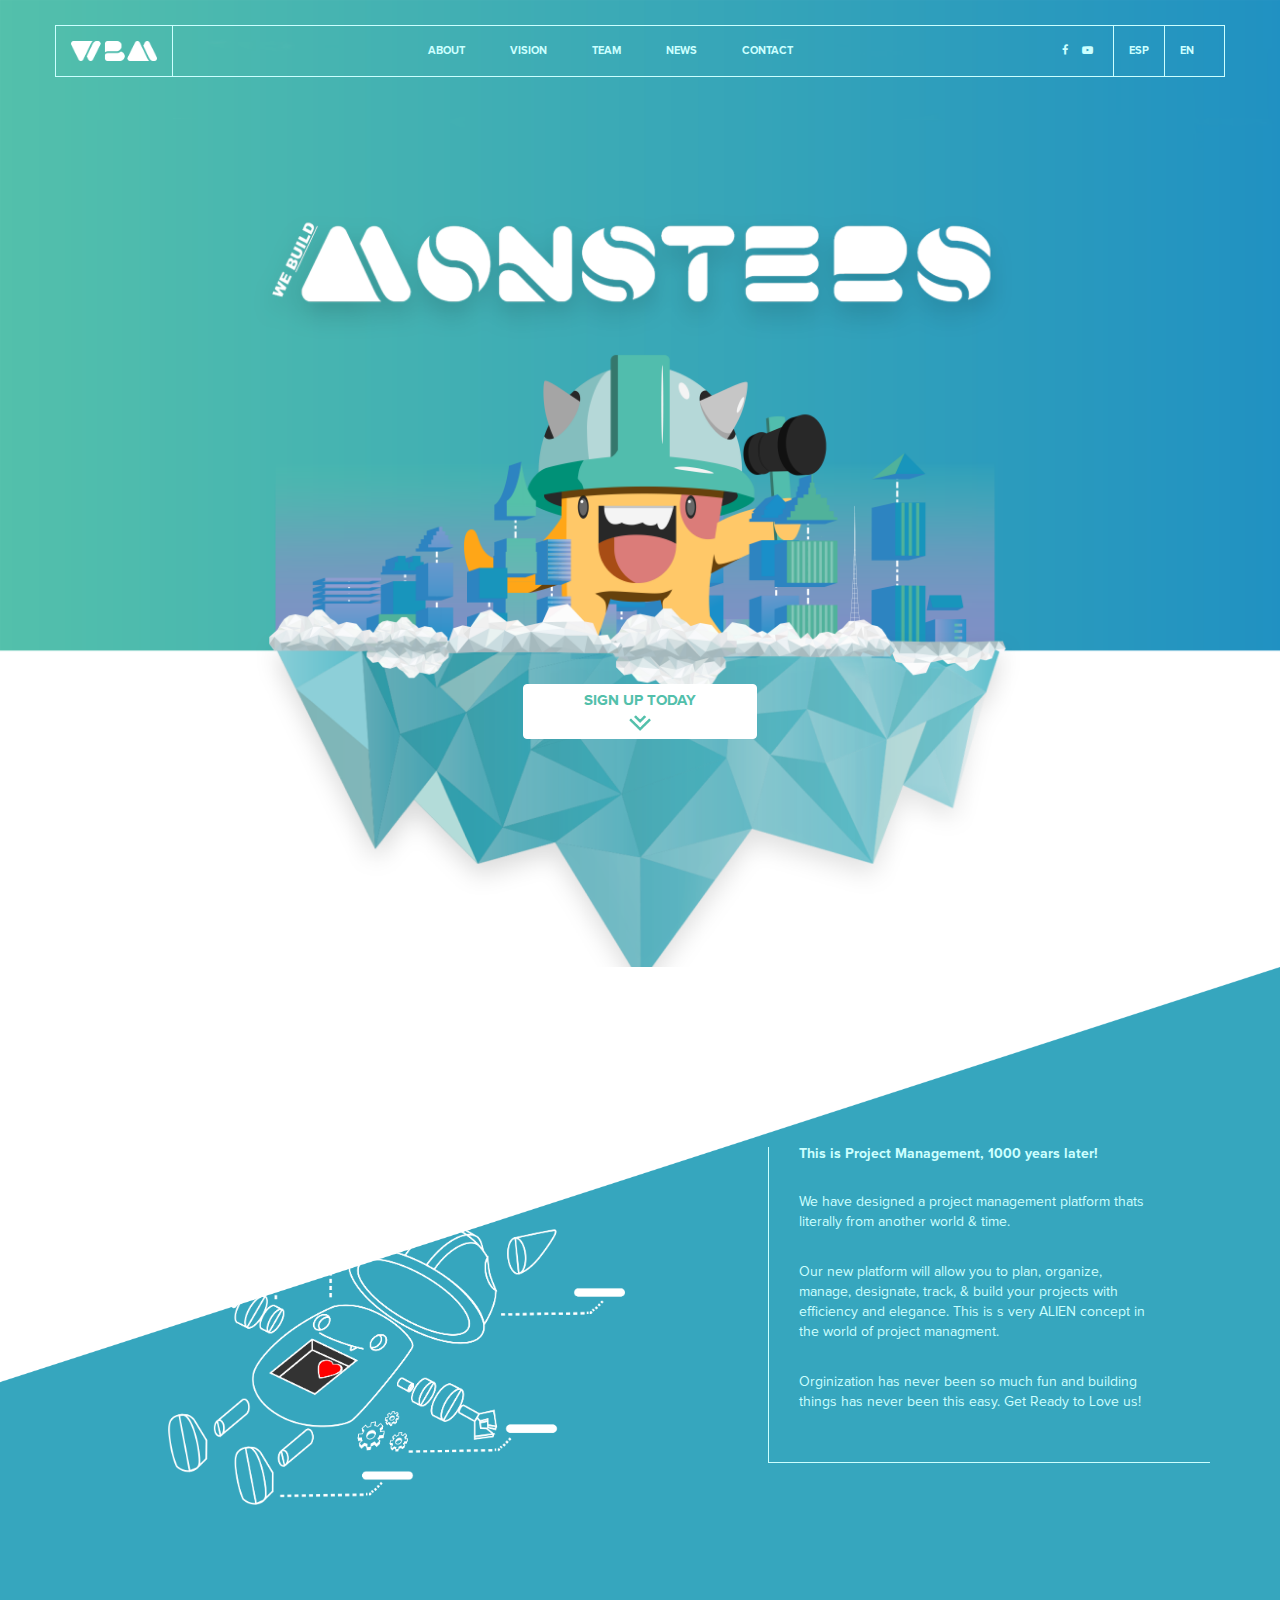
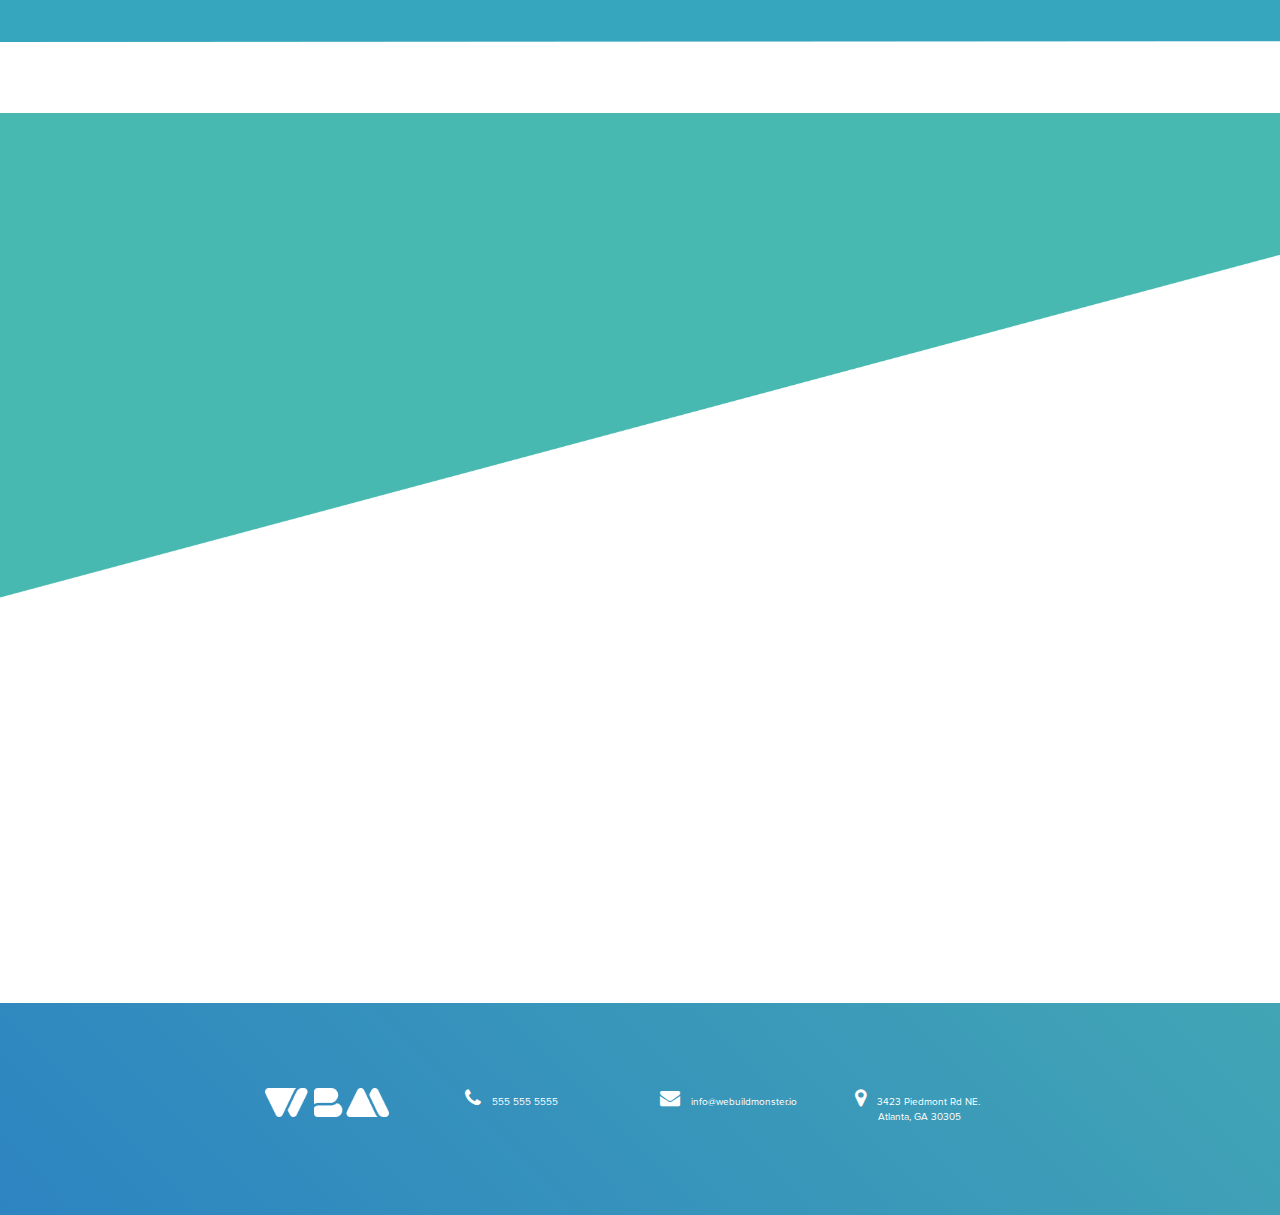
<file: index.html>
<!doctype html>
<html class="no-js" lang="en" dir="ltr">

<head>
  <meta charset="utf-8">
  <meta http-equiv="x-ua-compatible" content="ie=edge">
  <meta name="viewport" content="width=device-width, initial-scale=1.0">
  <title>We Build Monsters Beta Site</title>
  <!-- Latest compiled and minified CSS -->
  <link rel="stylesheet" href="https://maxcdn.bootstrapcdn.com/bootstrap/3.3.7/css/bootstrap.min.css" integrity="sha384-BVYiiSIFeK1dGmJRAkycuHAHRg32OmUcww7on3RYdg4Va+PmSTsz/K68vbdEjh4u" crossorigin="anonymous">
  <link rel="stylesheet" href="css/main.css">
  <link rel="stylesheet" href="css/font-awesome-4.7.0/css/font-awesome.min.css">
</head>

<body>
  <div class="navbar navbar-default">
    <nav class="container">
      <!-- Brand and toggle get grouped for better mobile display -->
      <div class="navbar-header">
        <button type="button" class="navbar-toggle collapsed" data-toggle="collapse" data-target="#bs-example-navbar-collapse-1" aria-expanded="false">
            <span class="sr-only">Toggle navigation</span>
            <span class="icon-bar"></span>
            <span class="icon-bar"></span>
            <span class="icon-bar"></span>
          </button>
        <a class="navbar-brand border-right" href="index.html"><img src="img/logo_navbar.png" height="100%" /></a>
      </div>

      <!-- Collect the nav links, forms, and other content for toggling -->
      <div class="collapse navbar-collapse navbar-center" id="bs-example-navbar-collapse-1">
        <ul class="nav navbar-nav main-links">
          <li><a href="about.html">ABOUT</a></li>
          <li><a href="vision.html">VISION</a></li>
          <li><a href="#">TEAM</a></li>
          <li><a href="news.html">NEWS</a></li>
          <li><a href="contact.html">CONTACT</a></li>
        </ul>
        <ul class="nav navbar-nav navbar-right">
          <li><a href="#"><i class="fa fa-facebook" aria-hidden="true"></i></a></li>
          <li><a href="#"><i class="fa fa-youtube-play" aria-hidden="true"></i></a></li>
          <li class="border-left">
            <a href="#">ESP</a>
          </li>
          <li class="border-left">
            <a href="#">EN</a>
          </li>
        </ul>
      </div>
      <!-- /.navbar-collapse -->
    </nav>
  </div>
  <header>
    <div class="container">
      <div class="button-wrapper">
        <button href="index.html#signup" class="btn btn-primary">SIGN UP TODAY<br /><img src="img/double_arrows.png" width="20%" /></button>
      </div>
    </div>
  </header>
  <section class="section-one">
    <div class="container">
      <div class="row">
        <div class="col-lg-1"></div>
        <div class="col-lg-5 col-sm-6">
          <img class="img-responsive" src="img/monster_broken.png" />
        </div>
        <div class="col-lg-1"></div>
        <div class="col-lg-5 col-sm-6">
          <div class="white-border-box">
            <h5>This is Project Management, 1000 years later!</h5>
            <br />
            <p>
              We have designed a project management platform thats literally from another world & time.
            </p>
            <br />
            <p>
              Our new platform will allow you to plan, organize, manage, designate, track, & build your projects
              <MONSTERS> with efficiency and elegance. This is s very ALIEN concept in the world of project managment.
            </p>
            <br />
            <p>
              Orginization has never been so much fun and building things has never been this easy. Get Ready to Love us!
            </p>
          </div>
        </div>
      </div>
    </div>
  </section>
  <section class="section-two" id="signup">
    <div class="container">
      <div class="row">
        <div class="col-lg-12">

        </div>
      </div>
    </div>
  </section>

  <footer>
    <div class="container">
      <div class="row">
        <div class="col-lg-2"></div>
        <div class="col-lg-2 col-sm-3 col-xs-6">
          <img class="logo-footer" src="img/logo_footer.png" />
        </div>
        <div class="col-lg-2 col-sm-3 col-xs-6 phone-padding">
          <i class="fa fa-phone fa-2x" aria-hidden="true"></i>
          <span>&nbsp;555 555 5555</span>
        </div>
        <div class="col-lg-2 col-sm-3 col-xs-6">
          <i class="fa fa-envelope fa-2x" aria-hidden="true"></i>
          <span>&nbsp;info@webuildmonster.io</span>
        </div>
        <div class="col-lg-2 col-sm-3 col-xs-6">
          <i class="fa fa-map-marker fa-2x" aria-hidden="true"></i>
          <span>&nbsp;3423 Piedmont Rd NE.</span>
          <br />
          <span class="city-padding">&nbsp;Atlanta, GA 30305</span>
        </div>
        <div class="col-lg-2"></div>
      </div>
    </div>
  </footer>
  <script src="js/jquery.js"></script>
  <!-- Latest compiled and minified JavaScript -->
  <script src="https://maxcdn.bootstrapcdn.com/bootstrap/3.3.7/js/bootstrap.min.js" integrity="sha384-Tc5IQib027qvyjSMfHjOMaLkfuWVxZxUPnCJA7l2mCWNIpG9mGCD8wGNIcPD7Txa" crossorigin="anonymous"></script>
  <script src="js/scrollme-master/jquery.scrollme.min.js"></script>

</body>

</html>
</file>
<file: css/main.css>
@font-face {
  font-family: ProximaNova;
  src: url("../fonts/ProximaNovaReg.otf") format("opentype");
}

@font-face {
  font-family: ProximaNova;
  font-weight: bold;
  src: url("../fonts/ProximaNovaBold.otf") format("opentype");
}

body {
  font-family: ProximaNova, sans-serif;
}


/***************************Navigation****************************/

.navbar {
  margin-top: 2.5rem;
  border: #ccffff 0px solid;
  background-color: transparent;
  position: absolute;
  z-index: 2;
  right: 0;
  left: 0;
}

.navbar .container {
  border: #ccffff 1px solid;
  border-radius: 0;
  height: 52px;
}

a .fa.fa-facebook {
  margin-right: -3rem;
}

.border-left {
  border-left: #ccffff 1px solid;
}

.border-right {
  border-right: #ccffff 1px solid;
}

.navbar-default .navbar-nav>li>a {
  color: #ccffff;
  font-size: 1.1rem;
  font-weight: bold;
}

.navbar-default .main-links>li>a {
  padding-left: 3rem;
}

.navbar-default .navbar-nav>li>a:hover {
  color: #7158cc;
}

.navbar-collapse {
  text-align: center;
}

.navbar-nav {
  display: inline-block;
  float: none;
}

.navbar-default .navbar-toggle {
  border-color: transparent;
}

.navbar-default .navbar-toggle:focus, .navbar-default .navbar-toggle:hover {
  background-color: transparent;
}

.navbar-default .navbar-toggle .icon-bar {
  background-color: #ccffff;
}


/* Responsive Navigation */

@media only screen and (max-width: 992px) {
  .navbar-default .main-links>li>a {
    padding-left: 0.5rem;
  }
}

@media only screen and (max-width: 500px) {
  .navbar {
    border: #ccffff 0px solid;
    background-color: transparent;
    margin-left: 3rem;
    margin-right: 3rem;
  }
  .navbar .container {
    border: #ccffff 0px solid;
    border-radius: 0;
    height: 52px;
  }
  .border-left {
    border-left: #ccffff 0px solid;
  }
  .border-right {
    border-right: #ccffff 0px solid;
  }
  .navbar-default .navbar-collapse, .navbar-default .navbar-form {
    border-color: transparent;
    background-color: rgba(54, 166, 190, 0.7);
  }
  a .fa.fa-facebook {
    margin-right: 1rem;
  }
  .navbar-header {
    margin-top: -1.5rem;
  }
}


/***************************Header****************************/

header {
  background: url(../img/header_background.png);
  background-repeat: no-repeat;
  background-size: 100%;
}


/*Change the background for the mobile devices*/

@media only screen and (max-width: 768px) {
  header {
    background: url(../img/header_mobile.png);
    background-size: 100%;
    background-repeat: no-repeat;
  }
}


/*Change the background for larger screens*/

@media only screen and (min-width: 1600px) {
  header {
    background: url(../img/header_large_screen.png);
    background-size: 100%;
    /*background-position: center center;*/
    background-repeat: no-repeat;
  }
}

header .container {
  height: 100%;
  /*height: 67rem;*/
  text-align: center;
}

.button-wrapper {
  padding-top: 60%;
  padding-bottom: 20%;
}

.btn-primary {
  font-size: 1.5rem;
  font-weight: bold;
  padding: 0.5rem 6rem;
  color: #53c0ab;
  background-color: #fff;
  border-color: #fff;
}

.btn-primary:hover, .btn-primary:active, .btn-primary:focus {
  color: #53c0ab;
  background-color: #ccffff;
  border-color: #ccffff;
}

.btn-primary:select {
  color: #53c0ab;
  background-color: #ccffff;
  border-color: #ccffff;
}

@media only screen and (max-width: 425px) {
  .button-wrapper {
    padding-top: 57%;
  }
  .btn-primary {
    font-size: 1rem;
    padding: 0.5rem 1rem;
    border-color: #53c0ab;
  }
}


/***************************Section One****************************/

.section-one {
  background-image: url(../img/section-one.png);
  background-repeat: no-repeat;
  background-size: 100%;
  padding: 170px 0;
}

.section-one .container {}

.section-one img {}

.margin-top {
  margin-top: 17rem;
}

.white-border-box {
  color: #ccffff;
  padding: 0 6rem 4rem 3rem;
  border-left: #ccffff 1px solid;
  border-bottom: #ccffff 1px solid;
  margin-bottom: 8rem;
}

.section-one h5 {
  font-weight: bold;
}

.section-one .white-border-box {
  margin-left: 1.5rem;
}


/***************************Section Two****************************/

.section-two {
  background-image: url(../img/section-two.png);
  background-repeat: no-repeat;
  background-size: 100%;
  z-index: 0;
  padding: 170px 0;
}

.section-two .container {
  height: 55rem;
}

.section-two h6 {
  color: #7158cc;
  display: inline;
  vertical-align: middle;
  font-size: 1.4rem;
}

.section-two img {
  padding-bottom: 1em;
}

.padding-top {
  padding-top: 5rem;
}

.monster2 {
  margin-bottom: 0.5rem;
}

.title-margin-top {
  padding-top: 3rem;
}

.title {
  margin-top: -17px;
  font-size: 1.2rem;
}

.section-two .white-border-box {
  margin-right: 1.5rem;
}

.comment {
  margin-top: 2.8rem;
}


/* Section Three */

.section-three {
  color: #ffffff;
  background-color: #36a6be;
  padding-top: 100px;
  padding-bottom: 380px;
  position: relative;
  z-index: 1;
}

.section-three:before {
  background: inherit;
  top: -319px;
  content: '';
  display: block;
  height: 50%;
  left: 0;
  position: absolute;
  right: 0;
  transform: skewY(-10.5deg);
  transform-origin: 100%;
  z-index: -1;
}

.section-three h1 {
  text-align: center;
  margin-bottom: 6rem;
}

.form-background {
  border-width: 1px;
  border-color: #257383;
  border-style: solid;
  padding: 50px;
  background: rgb(50, 160, 163);
  /* Old browsers */
  background-image: -moz-linear-gradient( -40deg, rgba(50, 160, 163, 1) 0%, rgba(41, 138, 162, 1) 100%);
  background-image: -webkit-linear-gradient( -40deg, rgba(50, 160, 163, 1) 0%, rgba(41, 138, 162, 1) 100%);
  background-image: -ms-linear-gradient( -40deg, rgba(50, 160, 163, 1) 0%, rgba(41, 138, 162, 1) 100%);
}

.right {
  color: #ffffff;
  text-align: right;
}

.inline {
  margin: 0 0 0.88889rem 0;
  line-height: 2.56111rem;
}

select {
  font-weight: bold;
  margin-left: -32px;
  background-color: transparent;
  color: #ffffff;
  border: none;
  /*background-position: right 4.5rem center;*/
  /*background-size: 15px 15px;*/
  background-size: 0 0;
  background-image: url("data:image/svg+xml;utf8,<svg xmlns='http://www.w3.org/2000/svg' version='1.1' width='32' height='24' viewBox='0 0 32 24'><polygon points='0,0 32,0 16,24' style='fill: rgb%28255, 255, 255%29'></polygon></svg>");
}

select:focus {
  outline: none;
  border: none;
  background-color: transparent;
  box-shadow: none;
}

.select-margin-bottom {
  margin-bottom: 5rem;
}

[type=text] {
  color: #ffffff;
  padding-left: 2rem;
  padding-top: 1rem;
  padding-bottom: 1rem;
  height: 4.4rem;
  border-radius: 0;
  border: 1px #86d0d6 solid;
  background-color: #3b9ca8;
}

[type=text]:focus {
  color: #ffffff;
  outline: none;
  box-shadow: none;
  border: 1px #86d0d6 solid;
  background-color: #3b9ca8;
}

input::-webkit-input-placeholder {
  color: #ffffff !important;
}

input:-moz-placeholder {
  /* Mozilla Firefox 4 to 18 */
  color: #ffffff;
}

input::-moz-placeholder {
  /* Mozilla Firefox 19+ */
  color: #ffffff;
}

input:-ms-input-placeholder {
  /* Internet Explorer 10-11 */
  color: #ffffff;
}

.section-three .button {
  border-radius: 3px;
  color: #4ab8af;
  padding: .85em 4em;
  margin: 4rem 0px 2rem;
}

.section-three .button.large {
  font-size: 1rem;
}


/*************************************Footer************************************/

footer {
  background: rgb(45, 132, 193);
  /* Old browsers */
  background: -moz-linear-gradient(45deg, rgba(45, 132, 193, 1) 0%, rgba(66, 165, 181, 1) 100%);
  background: -webkit-linear-gradient(45deg, rgba(45, 132, 193, 1) 0%, rgba(66, 165, 181, 1) 100%);
  background: linear-gradient(45deg, rgba(45, 132, 193, 1) 0%, rgba(66, 165, 181, 1) 100%);
  position: absolute;
  left: 0px;
  width: 100%;
  height: -133px;
  z-index: 1;
  color: #ffffff;
  padding: 85px 0;
  font-size: 1rem;
}

.menu {
  color: #ffffff;
}

.logo-footer {
  max-width: 75%;
}

.fa {
  font-size: 2rem;
  margin: 0 0.5rem;
  padding-top: -1rem;
}

.phone-padding {
  padding-bottom: 2rem;
}

.city-padding {
  padding-left: 2.5rem;
}
</file>
